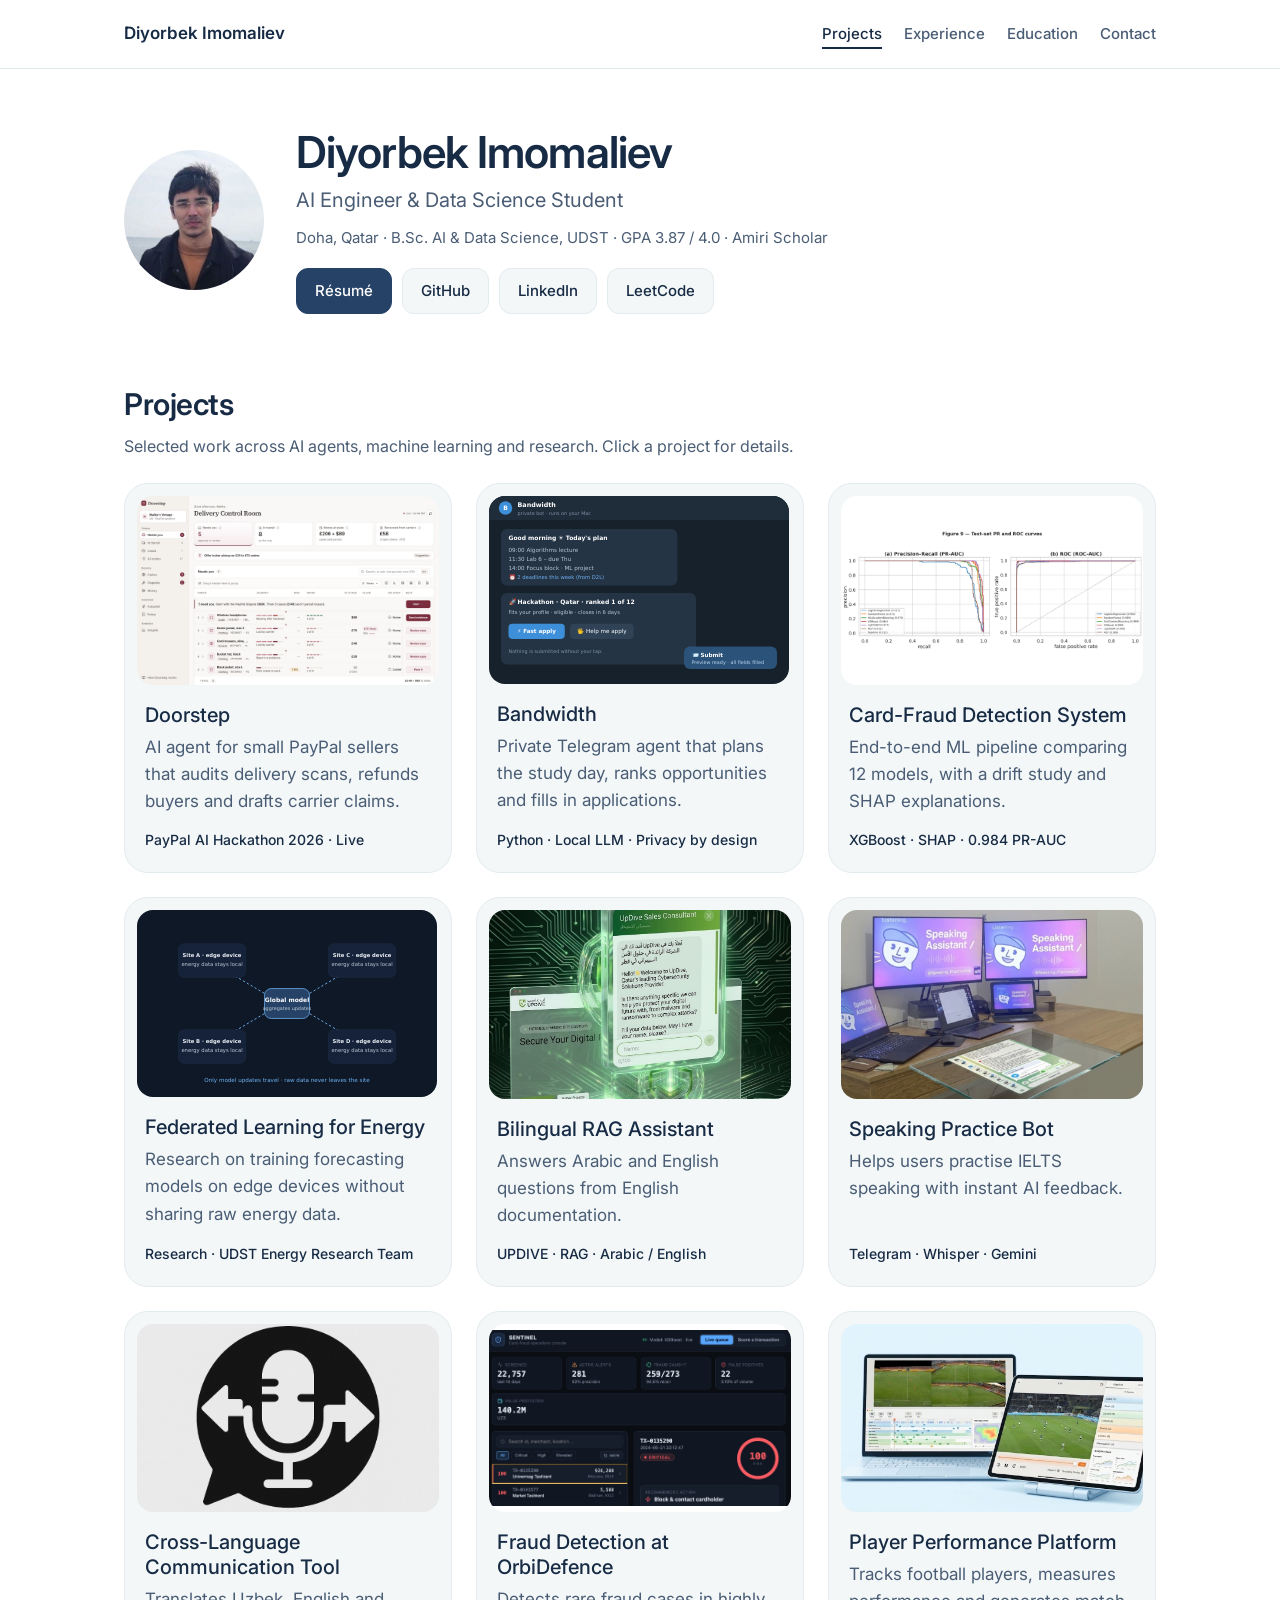
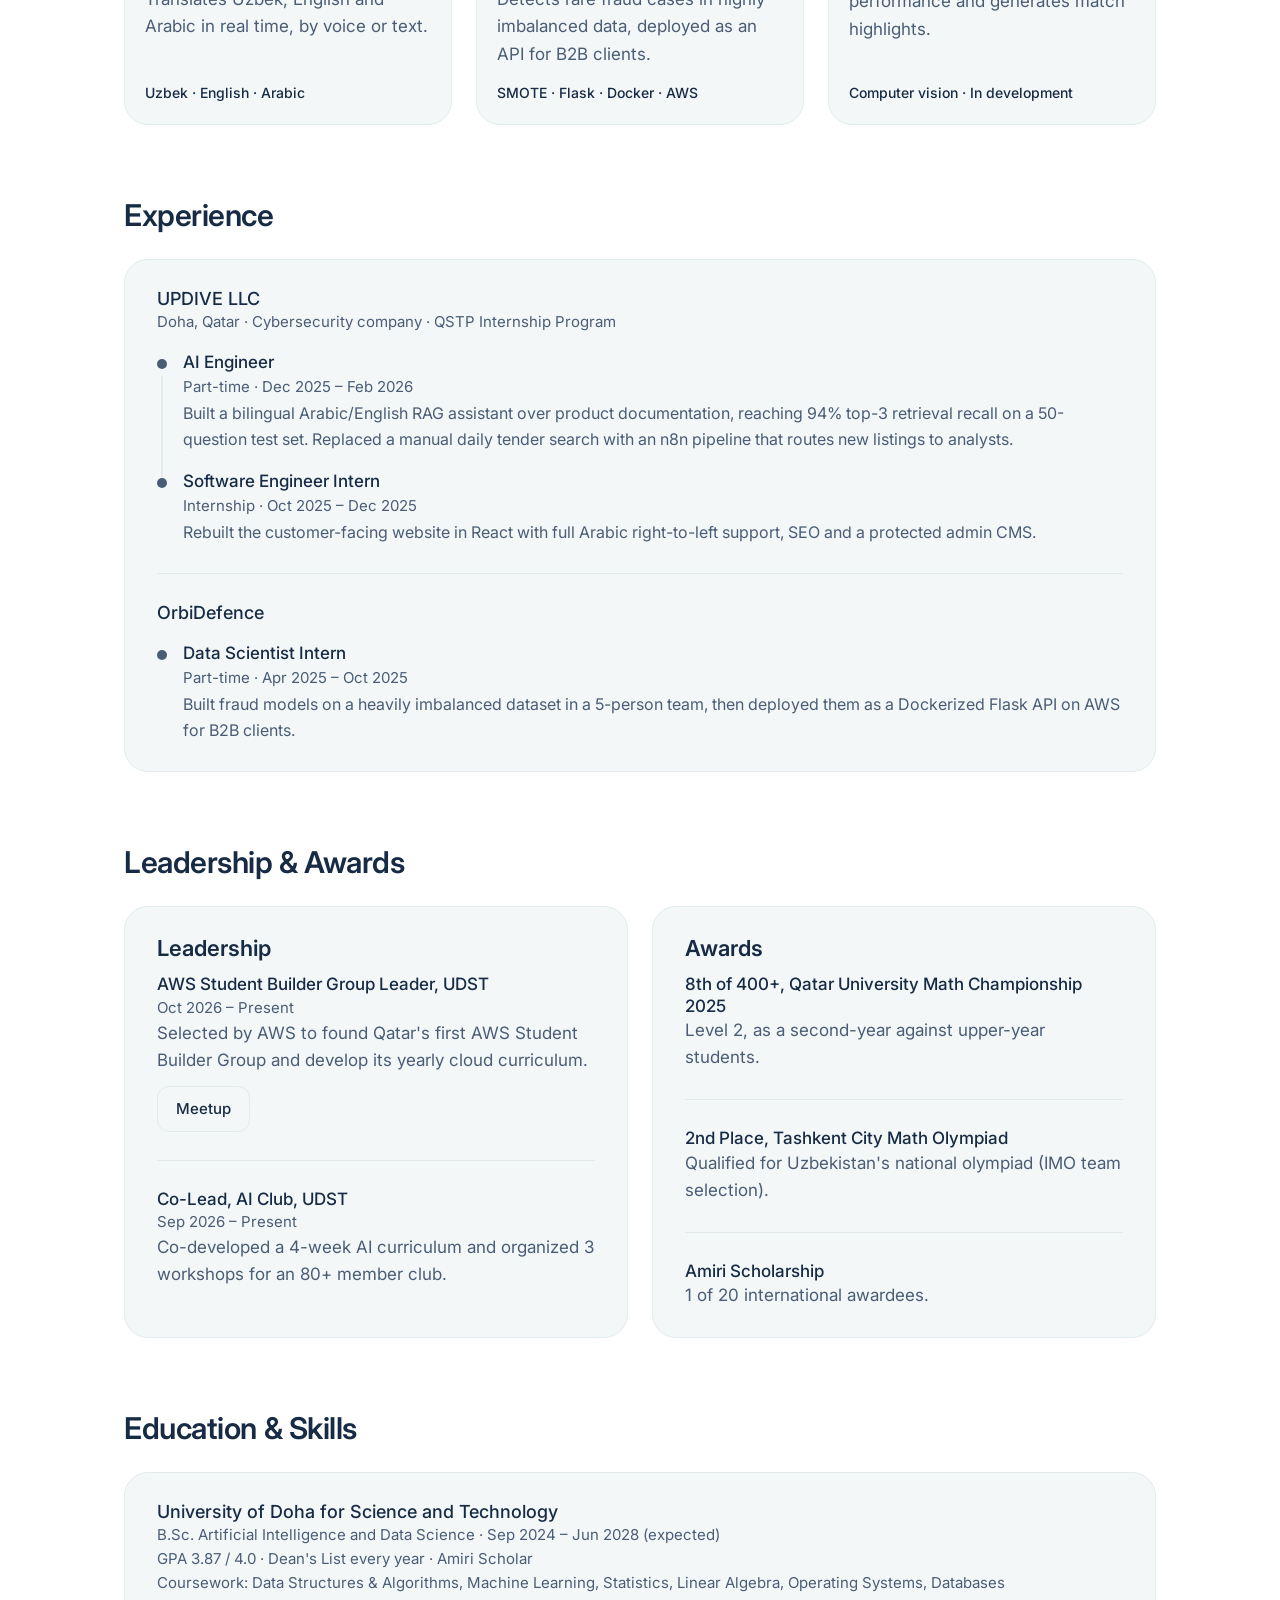
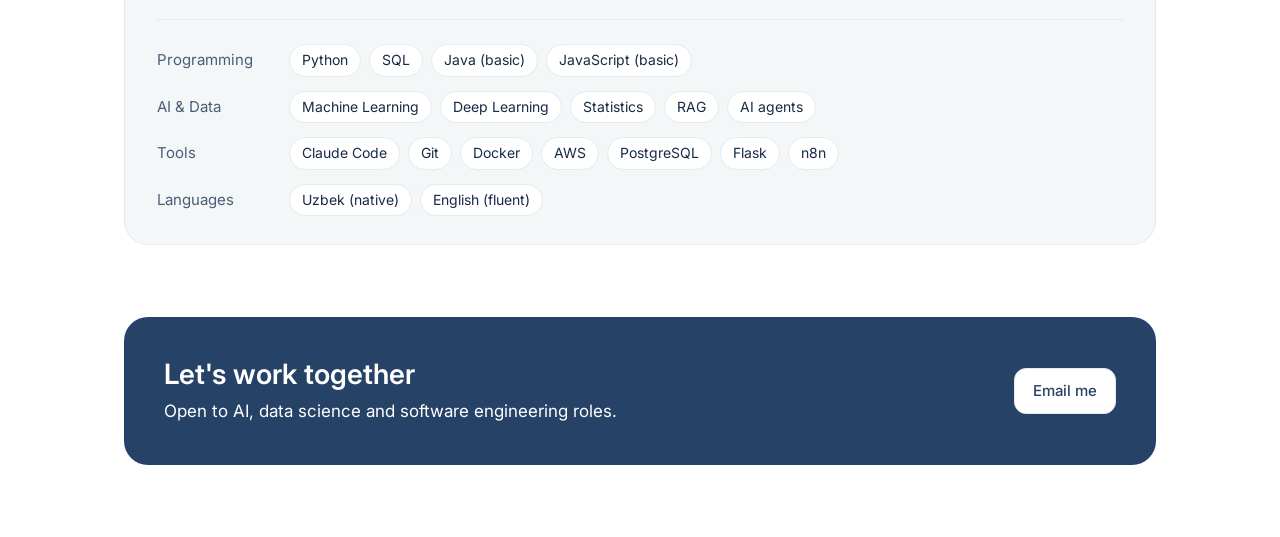
<file: index.html>
<!DOCTYPE html>
<html lang="en">
<head>
  <meta charset="UTF-8">
  <meta name="viewport" content="width=device-width, initial-scale=1, viewport-fit=cover">
  <title>Diyorbek Imomaliev | AI Engineer</title>
  <meta name="description" content="Diyorbek Imomaliev, AI Engineer and Data Science student at UDST. RAG assistants, AI agents, fraud detection and federated learning.">
  <meta property="og:title" content="Diyorbek Imomaliev | AI Engineer">
  <meta property="og:description" content="AI agents, RAG assistants, fraud detection and federated learning. Amiri Scholar at UDST, Doha.">
  <meta property="og:image" content="images/doorstep/control-room.jpg">
  <meta property="og:type" content="website">
  <meta name="theme-color" content="#264266">
  <link rel="icon" href="favicon.svg" type="image/svg+xml">
  <link rel="preconnect" href="https://fonts.googleapis.com">
  <link rel="preconnect" href="https://fonts.gstatic.com" crossorigin>
  <link href="https://fonts.googleapis.com/css2?family=Inter:wght@400;500;600;700&display=swap" rel="stylesheet">
  <link rel="stylesheet" href="style.css">
</head>
<body>
  <a class="skip-link" href="#main">Skip to content</a>

  <nav class="nav">
    <div class="container nav-inner">
      <a href="#" class="brand">Diyorbek Imomaliev</a>
      <div class="nav-links">
        <a href="#projects">Projects</a>
        <a href="#experience">Experience</a>
        <a href="#education">Education</a>
        <a href="#contact">Contact</a>
      </div>
    </div>
  </nav>

  <main id="main">
    <!-- ========== HERO ========== -->
    <header class="hero container">
      <img class="profile-photo" src="images/me.jpg" alt="Diyorbek Imomaliev">
      <div>
        <h1>Diyorbek Imomaliev</h1>
        <p class="subtitle">AI Engineer &amp; Data Science Student</p>
        <p class="facts muted">Doha, Qatar · B.Sc. AI &amp; Data Science, UDST · GPA 3.87 / 4.0 · Amiri Scholar</p>

        <div class="buttons">
          <a href="resume.pdf" class="button button-primary">Résumé</a>
          <a href="https://github.com/DiyorbekImomaliyev" class="button" target="_blank" rel="noopener">GitHub</a>
          <a href="https://www.linkedin.com/in/diyorbek-imomaliev-90112925b/" class="button" target="_blank" rel="noopener">LinkedIn</a>
          <a href="https://leetcode.com/u/CR_DATA_SCIENCE/" class="button" target="_blank" rel="noopener">LeetCode</a>
        </div>
      </div>
    </header>

    <!-- ========== PROJECTS ========== -->
    <!-- Cards and popups are generated from projects.js -->
    <section id="projects" class="section container">
      <h2>Projects</h2>
      <p class="lead muted">Selected work across AI agents, machine learning and research. Click a project for details.</p>
      <div class="project-grid" id="project-grid"></div>
    </section>

    <!-- ========== EXPERIENCE ========== -->
    <section id="experience" class="section container">
      <h2>Experience</h2>

      <div class="card">
        <div class="entry">
          <h3>UPDIVE LLC</h3>
          <p class="muted small">Doha, Qatar · Cybersecurity company · QSTP Internship Program</p>

          <div class="role">
            <h4>AI Engineer</h4>
            <p class="muted small">Part-time · Dec 2025 – Feb 2026</p>
            <p class="muted">Built a bilingual Arabic/English RAG assistant over product documentation, reaching 94% top-3 retrieval recall on a 50-question test set. Replaced a manual daily tender search with an n8n pipeline that routes new listings to analysts.</p>
          </div>

          <div class="role">
            <h4>Software Engineer Intern</h4>
            <p class="muted small">Internship · Oct 2025 – Dec 2025</p>
            <p class="muted">Rebuilt the customer-facing website in React with full Arabic right-to-left support, SEO and a protected admin CMS.</p>
          </div>
        </div>

        <div class="entry">
          <h3>OrbiDefence</h3>

          <div class="role">
            <h4>Data Scientist Intern</h4>
            <p class="muted small">Part-time · Apr 2025 – Oct 2025</p>
            <p class="muted">Built fraud models on a heavily imbalanced dataset in a 5-person team, then deployed them as a Dockerized Flask API on AWS for B2B clients.</p>
          </div>
        </div>
      </div>
    </section>

    <!-- ========== LEADERSHIP & AWARDS ========== -->
    <section class="section container">
      <h2>Leadership &amp; Awards</h2>

      <div class="two-cards">
        <div class="card">
          <h2>Leadership</h2>
          <div class="entry">
            <h3>AWS Student Builder Group Leader, UDST</h3>
            <p class="muted small">Oct 2026 – Present</p>
            <p class="muted">Selected by AWS to found Qatar's first AWS Student Builder Group and develop its yearly cloud curriculum.</p>
            <div class="buttons"><a href="https://www.meetup.com/aws-sbg-at-university-of-doha-for-science-and-technology/" class="button" target="_blank" rel="noopener">Meetup</a></div>
          </div>
          <div class="entry">
            <h3>Co-Lead, AI Club, UDST</h3>
            <p class="muted small">Sep 2026 – Present</p>
            <p class="muted">Co-developed a 4-week AI curriculum and organized 3 workshops for an 80+ member club.</p>
          </div>
        </div>

        <div class="card">
          <h2>Awards</h2>
          <div class="entry">
            <h3>8th of 400+, Qatar University Math Championship 2025</h3>
            <p class="muted">Level 2, as a second-year against upper-year students.</p>
          </div>
          <div class="entry">
            <h3>2nd Place, Tashkent City Math Olympiad</h3>
            <p class="muted">Qualified for Uzbekistan's national olympiad (IMO team selection).</p>
          </div>
          <div class="entry">
            <h3>Amiri Scholarship</h3>
            <p class="muted">1 of 20 international awardees.</p>
          </div>
        </div>
      </div>
    </section>

    <!-- ========== EDUCATION & SKILLS ========== -->
    <section id="education" class="section container">
      <h2>Education &amp; Skills</h2>

      <div class="card">
        <h3>University of Doha for Science and Technology</h3>
        <p class="muted small">B.Sc. Artificial Intelligence and Data Science · Sep 2024 – Jun 2028 (expected)</p>
        <p class="muted small">GPA 3.87 / 4.0 · Dean's List every year · Amiri Scholar</p>
        <p class="muted small">Coursework: Data Structures &amp; Algorithms, Machine Learning, Statistics, Linear Algebra, Operating Systems, Databases</p>

        <div class="skills">
          <div class="skill-row"><p class="muted small">Programming</p><p class="chips"><span>Python</span><span>SQL</span><span>Java (basic)</span><span>JavaScript (basic)</span></p></div>
          <div class="skill-row"><p class="muted small">AI &amp; Data</p><p class="chips"><span>Machine Learning</span><span>Deep Learning</span><span>Statistics</span><span>RAG</span><span>AI agents</span></p></div>
          <div class="skill-row"><p class="muted small">Tools</p><p class="chips"><span>Claude Code</span><span>Git</span><span>Docker</span><span>AWS</span><span>PostgreSQL</span><span>Flask</span><span>n8n</span></p></div>
          <div class="skill-row"><p class="muted small">Languages</p><p class="chips"><span>Uzbek (native)</span><span>English (fluent)</span></p></div>
        </div>
      </div>
    </section>

    <!-- ========== CONTACT ========== -->
    <section id="contact" class="section container">
      <div class="contact-box">
        <div>
          <h2>Let's work together</h2>
          <p>Open to AI, data science and software engineering roles.</p>
        </div>
        <a href="mailto:60312510@udst.edu.qa" class="button">Email me</a>
      </div>
    </section>
  </main>

  <div id="popups"></div>

  <script src="projects.js"></script>
  <script src="script.js"></script>
</body>
</html>
</file>
<file: style.css>
/* ========== COLORS ========== */
:root {
  --accent: #264266;       /* buttons, contact box */
  --accent-soft: #DCEAF0;  /* image placeholders */
  --background: #FFFFFF;
  --card: #F3F7F8;
  --text: #172B45;
  --text-light: #4A5D75;
  --border: #E3EBEF;
}

@media (prefers-color-scheme: dark) {
  :root {
    --accent-soft: #1C3047;
    --background: #0E1826;
    --card: #15223A;
    --text: #EAF0F5;
    --text-light: #BCCAD7;
    --border: #26374F;
  }
}

/* ========== BASICS ========== */
* {
  box-sizing: border-box;
}

html {
  scroll-behavior: smooth;
}

body {
  margin: 0;
  background: var(--background);
  color: var(--text);
  font-family: "Inter", system-ui, -apple-system, "Segoe UI", sans-serif;
  font-size: 17px;
  -webkit-font-smoothing: antialiased;
  line-height: 1.6;
}

h1, h2, h3, h4 {
  margin: 0;
  line-height: 1.25;
  font-weight: 600;
}

p {
  margin: 0;
}

.container {
  max-width: 1080px;
  margin: 0 auto;
  padding: 0 24px;
}

.muted {
  color: var(--text-light);
}

.small {
  font-size: 15px;
}

/* ========== NAVIGATION ========== */
.nav {
  position: sticky;
  top: 0;
  z-index: 10;
  padding-top: env(safe-area-inset-top, 0px);
  background: color-mix(in srgb, var(--background) 88%, transparent);
  -webkit-backdrop-filter: saturate(180%) blur(12px);
  backdrop-filter: saturate(180%) blur(12px);
  border-bottom: 1px solid var(--border);
}

.nav-inner {
  display: flex;
  justify-content: space-between;
  align-items: center;
  height: 68px;
}

.nav a {
  color: var(--text);
  text-decoration: none;
}

.nav-links {
  display: flex;
  gap: 22px;
}

.nav .brand {
  font-weight: 600;
}

.nav-links a {
  color: var(--text-light);
  font-size: 15px;
  font-weight: 500;
  transition: color 0.15s ease;
}

.nav-links a:hover,
.nav-links a.active {
  color: var(--text);
}

.nav-links a.active {
  text-decoration: underline;
  text-decoration-thickness: 2px;
  text-underline-offset: 8px;
}

.skip-link {
  position: absolute;
  left: 12px;
  top: -60px;
  z-index: 100;
  padding: 10px 16px;
  border-radius: 10px;
  background: var(--accent);
  color: #FFFFFF;
  text-decoration: none;
}

.skip-link:focus {
  top: 12px;
}

/* ========== BUTTONS ========== */
.buttons {
  display: flex;
  flex-wrap: wrap;
  gap: 10px;
  margin-top: 24px;
}

.button {
  padding: 10px 18px;
  border-radius: 12px;
  font-size: 15px;
  white-space: nowrap;
  transition: opacity 0.15s ease, transform 0.15s ease;
  border: 1px solid var(--border);
  background: var(--card);
  color: var(--text);
  font-weight: 500;
  text-decoration: none;
}

.button-primary {
  background: var(--accent);
  border-color: var(--accent);
  color: #FFFFFF;
}

.button:hover {
  opacity: 0.88;
  transform: translateY(-1px);
}

/* ========== HERO ========== */
.hero {
  display: flex;
  align-items: center;
  gap: 32px;
  padding-top: 56px;
  padding-bottom: 8px;
}

.profile-photo {
  flex: none;
  width: 140px;
  height: 140px;
  border-radius: 50%;
  object-fit: cover;
}

.hero h1 {
  font-size: 44px;
  letter-spacing: -0.02em;
}

.subtitle {
  margin-top: 4px;
  font-size: 20px;
  color: var(--text-light);
}

.facts {
  margin-top: 10px;
  font-size: 15px;
}

.hero .buttons {
  margin-top: 18px;
}

/* ========== CARDS (about, experience, education) ========== */
.card {
  background: var(--card);
  border: 1px solid var(--border);
  border-radius: 24px;
  padding: 28px 32px;
}

/* ========== SECTIONS ========== */
.section {
  padding-top: 64px;
  padding-bottom: 8px;
  scroll-margin-top: 68px;
}

.section > h2 {
  margin-bottom: 24px;
  font-size: 30px;
  letter-spacing: -0.015em;
}

.section > .lead {
  margin: -14px 0 24px;
  font-size: 16px;
}

.card h2 {
  margin-bottom: 12px;
  font-size: 22px;
}

.card h3 {
  font-size: 18px;
  font-weight: 500;
}

/* One company or school */
.entry + .entry {
  margin-top: 28px;
  padding-top: 28px;
  border-top: 1px solid var(--border);
}

/* Roles at one company, joined by a line */
.role {
  position: relative;
  margin-top: 18px;
  padding-left: 26px;
}

.role h4 {
  font-size: 17px;
  font-weight: 500;
}

.role p {
  margin-top: 2px;
  font-size: 16px;
}

.role .small {
  font-size: 15px;
}

.role::before {
  content: "";
  position: absolute;
  left: 0;
  top: 7px;
  width: 10px;
  height: 10px;
  border-radius: 50%;
  background: var(--text-light);
}

.role:not(:last-child)::after {
  content: "";
  position: absolute;
  left: 4px;
  top: 24px;
  bottom: -24px;
  width: 2px;
  background: var(--border);
}

/* ========== PROJECTS ========== */
.project-grid {
  display: grid;
  grid-template-columns: repeat(3, 1fr);
  gap: 24px;
}

.project-card {
  padding: 12px 12px 20px;
  border: 1px solid var(--border);
  border-radius: 24px;
  background: var(--card);
  color: inherit;
  font: inherit;
  text-align: left;
  cursor: pointer;
}

.project-card:hover {
  border-color: var(--text-light);
}

.project-card {
  display: flex;
  flex-direction: column;
  transition: transform 0.15s ease, border-color 0.15s ease;
}

.project-card:hover {
  transform: translateY(-3px);
}

.project-card:focus-visible,
.button:focus-visible,
.close-button:focus-visible {
  outline: 3px solid var(--text-light);
  outline-offset: 2px;
}

.project-card .tags {
  margin-top: auto;
  padding-top: 14px;
  font-size: 14px;
  font-weight: 500;
  color: var(--text);
}

.project-card h3 {
  margin: 18px 8px 6px;
  font-size: 20px;
  font-weight: 500;
}

.project-card p {
  margin: 0 8px;
}

/* Image placeholder. Put an <img> inside to show a screenshot. */
.media {
  display: flex;
  align-items: center;
  justify-content: center;
  aspect-ratio: 16 / 10;
  overflow: hidden;
  border-radius: 16px;
  background: var(--accent-soft);
  color: var(--text-light);
}

.media img {
  width: 100%;
  height: 100%;
  object-fit: cover;
}

.media.contain img {
  object-fit: contain;
  background: #FFFFFF;
}

/* ========== RESEARCH, LEADERSHIP ========== */
.research {
  display: grid;
  grid-template-columns: 1fr 1.2fr;
  gap: 28px;
  align-items: center;
}

.research h3 {
  margin-bottom: 4px;
  font-size: 22px;
}

.research p + p {
  margin-top: 10px;
}

.two-cards {
  display: grid;
  grid-template-columns: 1fr 1fr;
  gap: 24px;
}

.two-cards .entry h3 {
  font-size: 17px;
}

.two-cards .buttons {
  margin-top: 12px;
}

/* ========== CONTACT ========== */
.contact-box {
  display: flex;
  flex-wrap: wrap;
  justify-content: space-between;
  align-items: center;
  gap: 20px;
  padding: 40px;
  border-radius: 24px;
  background: var(--accent);
  color: #FFFFFF;
}

.contact-box h2 {
  margin-bottom: 6px;
  font-size: 28px;
}

.contact-box .button {
  background: #FFFFFF;
  color: var(--accent);
}

main {
  padding-bottom: 64px;
}

/* ========== SKILLS ========== */
.skills {
  display: grid;
  gap: 14px;
  margin-top: 24px;
  padding-top: 24px;
  border-top: 1px solid var(--border);
}

.skill-row {
  display: grid;
  grid-template-columns: 120px 1fr;
  gap: 12px;
  align-items: baseline;
}

.chips {
  display: flex;
  flex-wrap: wrap;
  gap: 8px;
}

.chips span {
  padding: 4px 12px;
  border: 1px solid var(--border);
  border-radius: 999px;
  background: var(--background);
  font-size: 14px;
}

@media (prefers-reduced-motion: reduce) {
  html { scroll-behavior: auto; }
  * { transition: none !important; }
}

/* ========== PROJECT POPUP ========== */
.popup {
  width: 94%;
  max-width: 900px;
  max-height: 86vh;
  padding: 0;
  border: none;
  border-radius: 24px;
  background: var(--card);
  color: var(--text);
  overflow: hidden;
}

.popup[open] {
  display: block;
}

.popup::backdrop {
  background: rgba(15, 25, 40, 0.6);
}

.close-button {
  position: absolute;
  top: 14px;
  right: 14px;
  z-index: 5;
  width: 40px;
  height: 40px;
  border: 1px solid var(--border);
  border-radius: 50%;
  background: var(--background);
  color: var(--text);
  font-size: 16px;
  cursor: pointer;
}

.popup-body {
  display: grid;
  grid-template-columns: 1fr 1fr;
  max-height: 86vh;
}

/* Left: image viewer */
.viewer {
  position: relative;
  display: flex;
  flex-direction: column;
  justify-content: center;
  gap: 12px;
  padding: 20px;
  background: var(--accent-soft);
  min-width: 0;
}

.stage-wrap {
  position: relative;
}

.stage {
  display: flex;
  align-items: center;
  justify-content: center;
  aspect-ratio: 16 / 10;
  max-height: 260px;
  margin: 0 auto;
  overflow: hidden;
  border-radius: 14px;
  background: var(--background);
}

.stage img,
.stage video {
  max-width: 100%;
  max-height: 100%;
  object-fit: contain;
}

.stage iframe {
  width: 100%;
  height: 100%;
  border: 0;
}

.nav-arrow {
  position: absolute;
  top: 50%;
  transform: translateY(-50%);
  width: 32px;
  height: 32px;
  border: 1px solid var(--border);
  border-radius: 50%;
  background: var(--background);
  color: var(--text);
  font-size: 20px;
  line-height: 1;
  cursor: pointer;
  opacity: 0.9;
}

.nav-arrow.prev { left: 8px; }
.nav-arrow.next { right: 8px; }

.counter {
  align-self: flex-end;
  margin-right: 4px;
  font-size: 13px;
  color: var(--text-light);
}

.thumbs {
  display: flex;
  gap: 8px;
  overflow-x: auto;
  padding-bottom: 2px;
}

.thumb {
  position: relative;
  flex: 0 0 60px;
  height: 42px;
  padding: 0;
  border: 2px solid transparent;
  border-radius: 10px;
  background: var(--background);
  overflow: hidden;
  cursor: pointer;
  opacity: 0.6;
}

.thumb img {
  width: 100%;
  height: 100%;
  object-fit: cover;
}

.thumb.active {
  border-color: var(--accent);
  opacity: 1;
}

.thumb.is-video::after {
  content: "▶";
  position: absolute;
  inset: 0;
  display: flex;
  align-items: center;
  justify-content: center;
  background: rgba(15, 25, 40, 0.45);
  color: #FFFFFF;
  font-size: 16px;
}

/* Right: details */
.details {
  padding: 28px 26px 24px;
  overflow-y: auto;
  max-height: 86vh;
  font-size: 16px;
}

.eyebrow {
  margin-bottom: 6px;
  padding-right: 44px;
  font-size: 13px;
  font-weight: 600;
  letter-spacing: 0.04em;
  text-transform: uppercase;
  color: var(--text-light);
}

.details h2 {
  margin-bottom: 8px;
  font-size: 24px;
}

.details h3 {
  margin: 22px 0 6px;
  font-size: 16px;
  font-weight: 600;
}

.details ul {
  margin: 0;
  padding-left: 20px;
}

.details li + li {
  margin-top: 4px;
}

.details .buttons {
  margin-top: 24px;
}

/* ========== TABLETS: 3 projects stay in a row, just tighter ========== */
@media (max-width: 960px) and (min-width: 701px) {
  .project-grid {
    gap: 14px;
  }

  .project-card h3 {
    font-size: 17px;
  }

  .project-card p {
    font-size: 15px;
  }
}

/* ========== PHONES ========== */
@media (max-width: 700px) {
  .nav .brand {
    display: none;
  }

  .nav-inner {
    justify-content: center;
  }

  .nav-links {
    gap: 16px;
  }

  .media {
    aspect-ratio: 16 / 9;
  }

  .skill-row {
    grid-template-columns: 1fr;
    gap: 6px;
  }

  .button {
    padding: 9px 15px;
  }

  .project-grid,
  .research,
  .two-cards {
    grid-template-columns: 1fr;
  }

  .hero {
    flex-direction: column;
    align-items: flex-start;
    gap: 20px;
    padding-top: 36px;
  }

  .hero h1 {
    font-size: 34px;
  }

  .profile-photo {
    width: 112px;
    height: 112px;
  }

  .card {
    padding: 20px;
  }

  .popup {
    width: 100%;
    max-height: 94vh;
    border-radius: 20px;
  }

  .popup-body {
    grid-template-columns: 1fr;
    max-height: 94vh;
    overflow-y: auto;
  }

  .viewer {
    padding: 14px;
  }

  .stage {
    max-height: 220px;
  }

  .details {
    max-height: none;
    overflow: visible;
    padding: 22px 20px 24px;
  }
}
</file>
